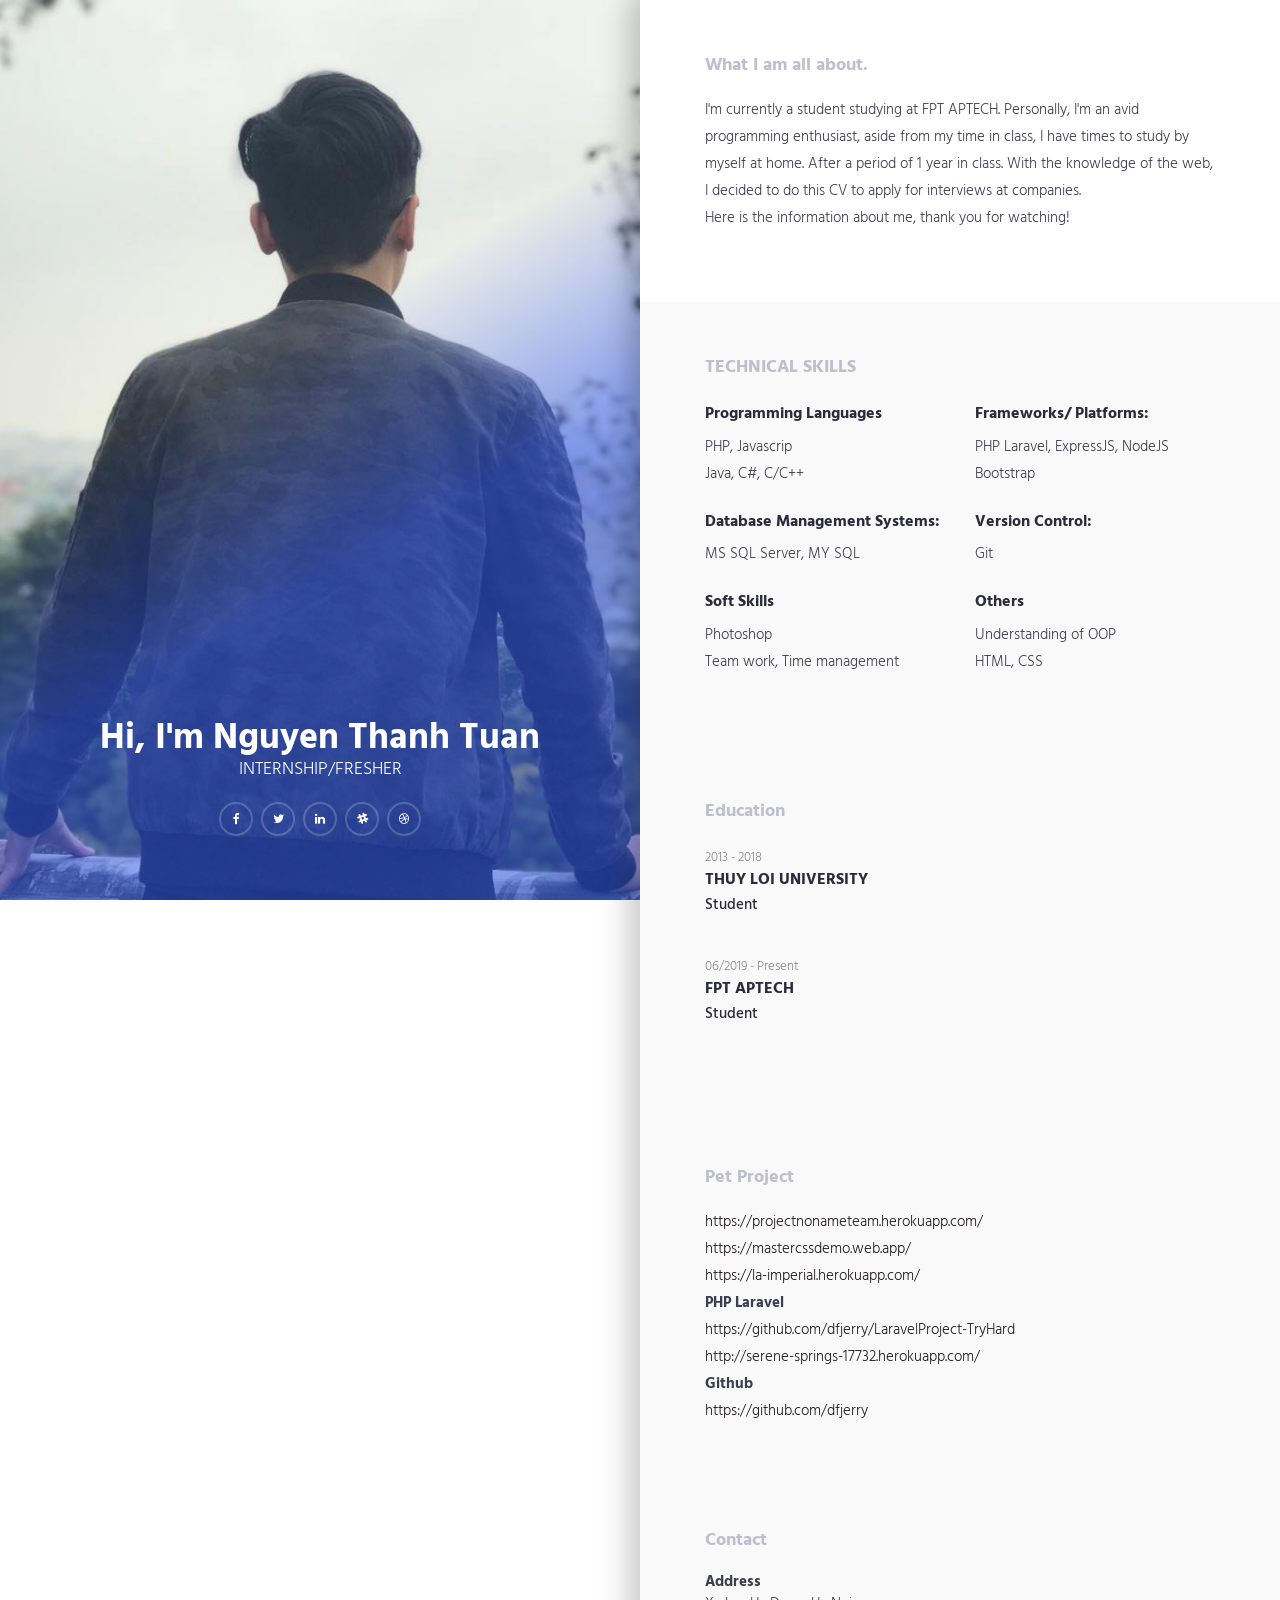
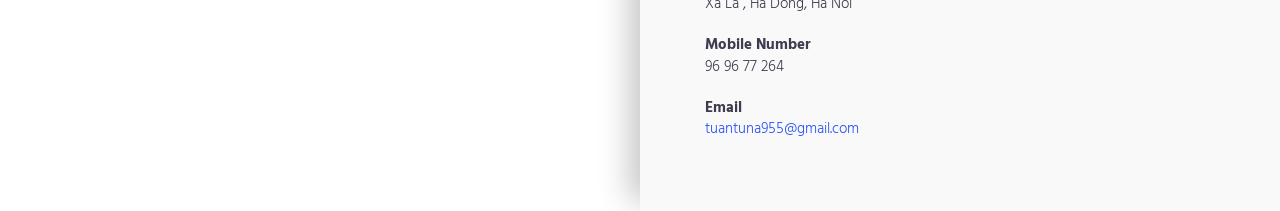
<file: index.html>
<!DOCTYPE html>
<html>
<head>
    <meta charset="utf-8">
    <meta http-equiv="X-UA-Compatible" content="IE=edge">
    <meta name="viewport" content="width=device-width, initial-scale=1">
    <!-- The above 3 meta tags *must* come first in the head; any other head content must come *after* these tags -->
    <title>Online CV - Professional HTML CSS Resume Website Template</title>

    <!-- favicon -->
    <link href="favicon.png" rel=icon>

    <!-- web-fonts -->
    <link href="https://fonts.googleapis.com/css?family=Hind:300,400,500,600,700" rel="stylesheet">

    <!-- font-awesome -->
    <link href="css/font-awesome.min.css" rel="stylesheet">

    <!-- Bootstrap -->
    <link href="css/bootstrap.min.css" rel="stylesheet">

    <!-- Style CSS -->
    <link href="css/style.css" rel="stylesheet">

    <!-- HTML5 shim and Respond.js for IE8 support of HTML5 elements and media queries -->
    <!-- WARNING: Respond.js doesn't work if you view the page via file:// -->
    <!--[if lt IE 9]>
    <script src="https://oss.maxcdn.com/html5shiv/3.7.2/html5shiv.min.js"></script>
    <script src="https://oss.maxcdn.com/respond/1.4.2/respond.min.js"></script>
    <![endif]-->
</head>
<body id="page-top" data-spy="scroll" data-target=".navbar">
<div id="main-wrapper">
<!-- Page Preloader -->
<div id="preloader">
    <div id="status">
        <div class="status-mes"></div>
    </div>
</div>

<div class="columns-block">
<div class="left-col-block blocks">
    <header class="header">
        <div class="content text-center">
            <h1>Hi, I'm Nguyen Thanh Tuan</h1>

            <p class="lead">INTERNSHIP/FRESHER</p>
            <ul class="social-icon">
                <li><a href="#"><i class="fa fa-facebook" aria-hidden="true"></i></a></li>
                <li><a href="#"><i class="fa fa-twitter" aria-hidden="true"></i></a></li>
                <li><a href="#"><i class="fa fa-linkedin" aria-hidden="true"></i></a></li>
                <li><a href="#"><i class="fa fa-slack" aria-hidden="true"></i></a></li>
                <li><a href="#"><i class="fa fa-dribbble" aria-hidden="true"></i></a></li>
            </ul>
        </div>
        <div class="profile-img"></div>
    </header>
    <!-- .header-->
</div>


<div class="right-col-block blocks">
<section class="intro section-wrapper">
    <div class="container-fluid">
        <div class="row">
            <div class="col-md-12">
                <div class="section-title">
                    <h2>What I am all about.</h2>
                </div>
            </div>
            <div class="col-md-12">
                <p>
                    I'm currently a student studying at FPT APTECH. Personally,
                    I'm an avid programming enthusiast, aside from my time in class,
                    I have times to study by myself at home. After a period of 1 year in class. With the knowledge of the web,
                    I decided to do this CV to apply for interviews at companies. <br/>
                    Here is the information about me, thank you for watching!
                </p>

            </div>
        </div>
    </div>
</section>


<section class="expertise-wrapper section-wrapper gray-bg">
    <div class="container-fluid">
        <div class="row">
            <div class="col-md-12">
                <div class="section-title">
                    <h2>TECHNICAL SKILLS</h2>
                </div>
            </div>
        </div>
        <!-- .row -->

        <div class="row">
            <div class="col-md-6">
                <div class="expertise-item">
                    <h3>Programming Languages</h3>

                    <ul>
                        <li>PHP, Javascrip</li>
                        <li>Java, C#, C/C++</li>
                    </ul>
                </div>
            </div>
            <div class="col-md-6">
                <div class="expertise-item">
                    <h3>Frameworks/ Platforms:</h3>

                    <ul>
                        <li>PHP Laravel, ExpressJS, NodeJS</li>
                        <li>Bootstrap</li>
                    </ul>
                </div>
            </div>

        </div>
        <!-- .row -->
        <div class="row">
            <div class="col-md-6">
                <div class="expertise-item">
                    <h3>Database Management
                        Systems:</h3>

                    <ul>
                        <li>MS SQL Server, MY SQL</li>
                    </ul>
                </div>
            </div>

            <div class="col-md-6">
                <div class="expertise-item">
                    <h3>Version Control:</h3>

                    <ul>Git</ul>
                </div>
            </div>
            <div class="col-md-6">
                <div class="expertise-item">
                    <h3>Soft Skills</h3>

                    <ul>
                        <li>Photoshop</li>
                        <li>Team work, Time management</li>
                    </ul>
                </div>
            </div>
            <div class="col-md-6">
                <div class="expertise-item">
                    <h3>Others</h3>

                    <ul>
                        <li>Understanding of OOP</li>
                        <li>HTML, CSS</li>
                    </ul>
                </div>
            </div>

        </div>
        <!-- .row -->
    </div>
    <!--.container-fluid-->
</section>
<!-- .expertise-wrapper -->

<!-- .skills-wrapper -->

<section class="section-wrapper section-experience gray-bg">
    <div class="container-fluid">
        <div class="row">
            <div class="col-md-12">
                <div class="section-title"><h2>Education</h2></div>
            </div>
        </div>
        <!--.row-->
        <div class="row">
            <div class="col-md-12">
                <div class="content-item">
                    <small>2013 - 2018</small>
                    <h3>Thuy Loi University</h3>
                    <h4>Student</h4>
                </div>
                <!-- .experience-item -->
                <div class="content-item">
                    <small>06/2019 - Present</small>
                    <h3>FPT APTECH</h3>
                    <h4>Student</h4>
                </div>
            </div>
        </div>
        <!--.row-->
    </div>
    <!-- .container-fluid -->

</section>

<section class="section-contact section-wrapper gray-bg">
    <div class="container-fluid">
        <div class="row">
            <div class="col-md-12">
                <div class="section-title">
                    <h2>Pet Project</h2>
                </div>
            </div>
        </div>
        <!--.row-->
        <div class="row">
            <div class="col-md-12">
                <ul>
                    <li><a style="color: #221d1d" href="https://projectnonameteam.herokuapp.com/" target="_blank">https://projectnonameteam.herokuapp.com/</a></li>
                    <li><a style="color: #221d1d" href="https://mastercssdemo.web.app/" target="_blank">https://mastercssdemo.web.app/</a></li>
                    <li><a style="color: #221d1d" href="https://la-imperial.herokuapp.com/" target="_blank">https://la-imperial.herokuapp.com/</a></li>
                    <ul>
                        <b>PHP Laravel</b>
                        <li><a style="color: #221d1d" href="https://github.com/dfjerry/LaravelProject-TryHard" target="_blank">https://github.com/dfjerry/LaravelProject-TryHard</a></li>
                        <li><a style="color: #221d1d" href="http://serene-springs-17732.herokuapp.com/" target="_blank">http://serene-springs-17732.herokuapp.com/</a></li>
                    </ul>

                </ul>
                <ul><b>Github</b>
                    <li><a style="color: #221d1d" href="https://github.com/dfjerry" target="_blank">https://github.com/dfjerry</a></li>
                </ul>
            </div>
        </div>
    </div>
    <!--.container-fluid-->
</section>

    <section class="section-contact section-wrapper gray-bg">
        <div class="container-fluid">
            <div class="row">
                <div class="col-md-12">
                    <div class="section-title">
                        <h2>Contact</h2>
                    </div>
                </div>
            </div>
            <!--.row-->
            <div class="row">
                <div class="col-md-12">
                    <address>
                        <strong>Address</strong><br>
                        Xa La , Ha Dong, Ha Noi<br>
                    </address>
                    <address>
                        <strong>Mobile Number</strong><br>
                        96 96 77 264
                    </address>
                    <address>
                        <strong>Email</strong><br>
                        <a href="mailto:#">tuantuna955@gmail.com</a>
                    </address>
                </div>
            </div>
        </div>
        <!--.container-fluid-->
    </section>

</div>
<!-- .right-col-block -->
</div>
<!-- .columns-block -->
</div>
<!-- #main-wrapper -->

<!-- jquery -->
<script src="js/jquery-2.1.4.min.js"></script>

<!-- Bootstrap -->
<script src="js/bootstrap.min.js"></script>
<script src="js/scripts.js"></script>
</body>
</html>
</file>
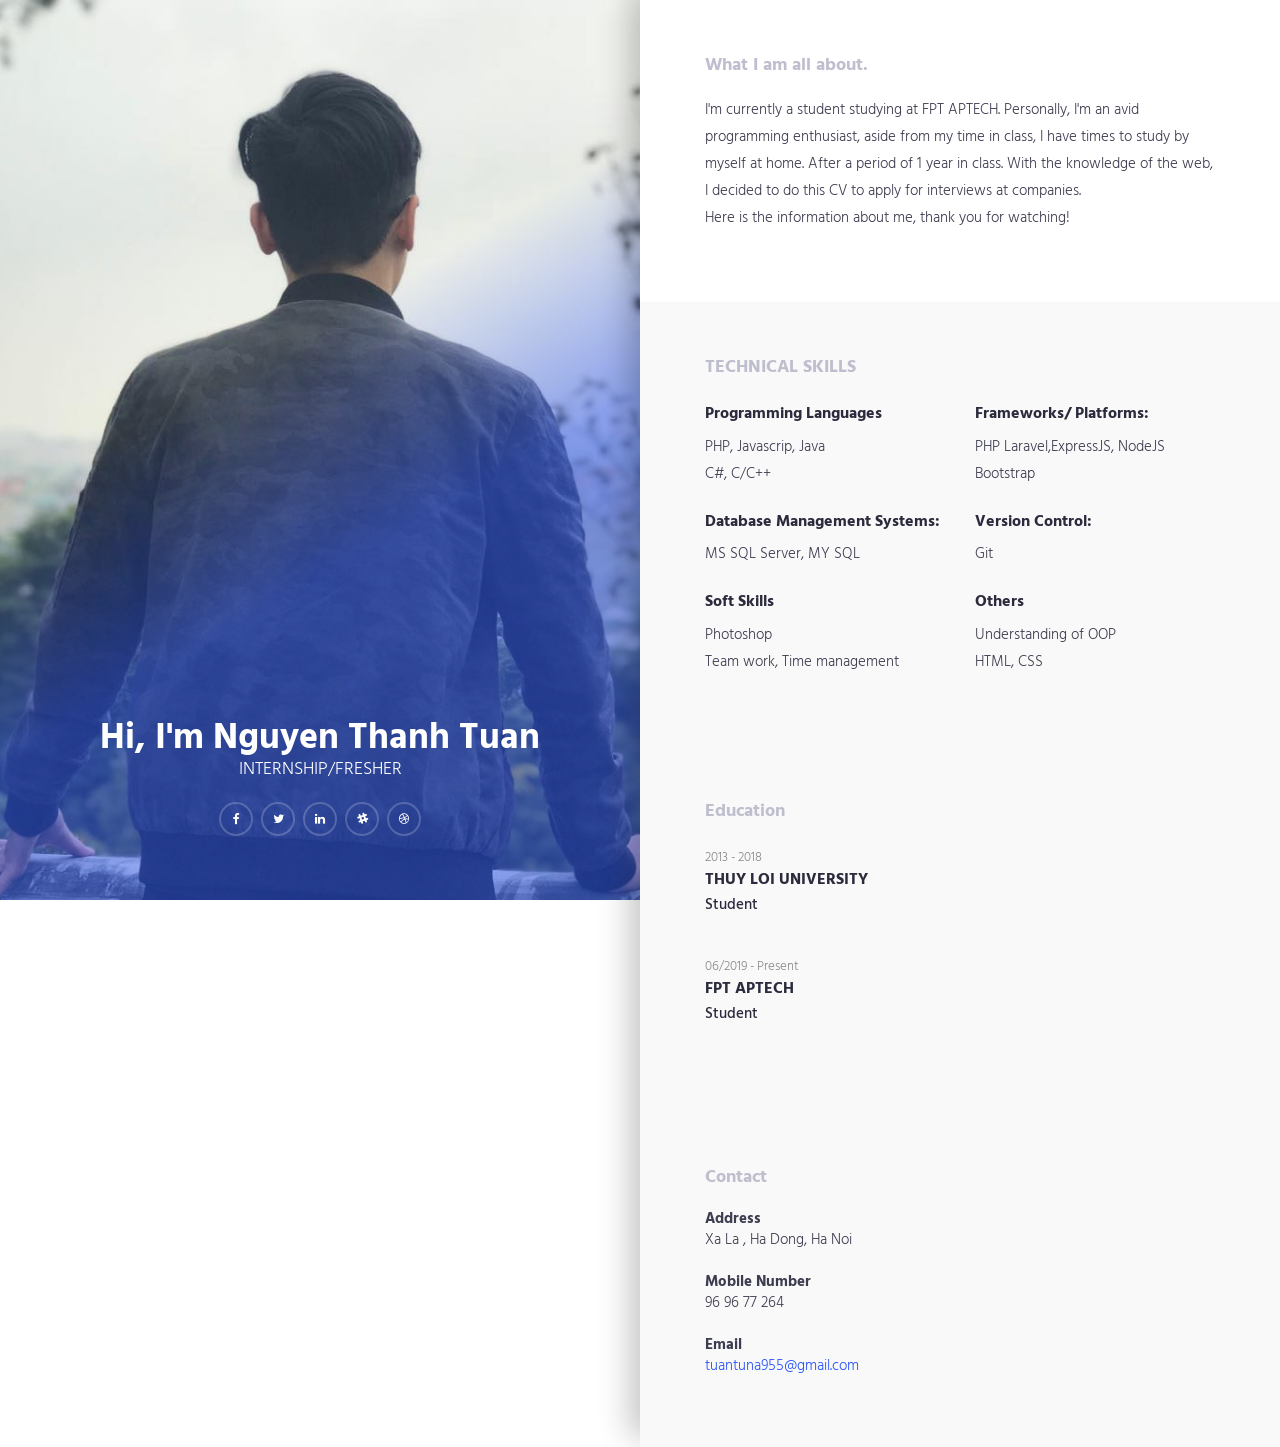
<file: HTML/onlinecv/index.html>
<!DOCTYPE html>
<html>
<head>
    <meta charset="utf-8">
    <meta http-equiv="X-UA-Compatible" content="IE=edge">
    <meta name="viewport" content="width=device-width, initial-scale=1">
    <!-- The above 3 meta tags *must* come first in the head; any other head content must come *after* these tags -->
    <title>Online CV - Professional HTML CSS Resume Website Template</title>

    <!-- favicon -->
    <link href="favicon.png" rel=icon>

    <!-- web-fonts -->
    <link href="https://fonts.googleapis.com/css?family=Hind:300,400,500,600,700" rel="stylesheet">

    <!-- font-awesome -->
    <link href="css/font-awesome.min.css" rel="stylesheet">

    <!-- Bootstrap -->
    <link href="css/bootstrap.min.css" rel="stylesheet">

    <!-- Style CSS -->
    <link href="css/style.css" rel="stylesheet">

    <!-- HTML5 shim and Respond.js for IE8 support of HTML5 elements and media queries -->
    <!-- WARNING: Respond.js doesn't work if you view the page via file:// -->
    <!--[if lt IE 9]>
    <script src="https://oss.maxcdn.com/html5shiv/3.7.2/html5shiv.min.js"></script>
    <script src="https://oss.maxcdn.com/respond/1.4.2/respond.min.js"></script>
    <![endif]-->
</head>
<body id="page-top" data-spy="scroll" data-target=".navbar">
<div id="main-wrapper">
<!-- Page Preloader -->
<div id="preloader">
    <div id="status">
        <div class="status-mes"></div>
    </div>
</div>

<div class="columns-block">
<div class="left-col-block blocks">
    <header class="header">
        <div class="content text-center">
            <h1>Hi, I'm Nguyen Thanh Tuan</h1>

            <p class="lead">INTERNSHIP/FRESHER</p>
            <ul class="social-icon">
                <li><a href="#"><i class="fa fa-facebook" aria-hidden="true"></i></a></li>
                <li><a href="#"><i class="fa fa-twitter" aria-hidden="true"></i></a></li>
                <li><a href="#"><i class="fa fa-linkedin" aria-hidden="true"></i></a></li>
                <li><a href="#"><i class="fa fa-slack" aria-hidden="true"></i></a></li>
                <li><a href="#"><i class="fa fa-dribbble" aria-hidden="true"></i></a></li>
            </ul>
        </div>
        <div class="profile-img"></div>
    </header>
    <!-- .header-->
</div>


<div class="right-col-block blocks">
<section class="intro section-wrapper">
    <div class="container-fluid">
        <div class="row">
            <div class="col-md-12">
                <div class="section-title">
                    <h2>What I am all about.</h2>
                </div>
            </div>
            <div class="col-md-12">
                <p>
                    I'm currently a student studying at FPT APTECH. Personally,
                    I'm an avid programming enthusiast, aside from my time in class,
                    I have times to study by myself at home. After a period of 1 year in class. With the knowledge of the web,
                    I decided to do this CV to apply for interviews at companies. <br/>
                    Here is the information about me, thank you for watching!
                </p>

            </div>
        </div>
    </div>
</section>


<section class="expertise-wrapper section-wrapper gray-bg">
    <div class="container-fluid">
        <div class="row">
            <div class="col-md-12">
                <div class="section-title">
                    <h2>TECHNICAL SKILLS</h2>
                </div>
            </div>
        </div>
        <!-- .row -->

        <div class="row">
            <div class="col-md-6">
                <div class="expertise-item">
                    <h3>Programming Languages</h3>

                    <ul>
                        <li>PHP, Javascrip, Java</li>
                        <li>C#, C/C++</li>
                    </ul>
                </div>
            </div>
            <div class="col-md-6">
                <div class="expertise-item">
                    <h3>Frameworks/ Platforms:</h3>

                    <ul>
                        <li>PHP Laravel,ExpressJS, NodeJS</li>
                        <li>Bootstrap</li>
                    </ul>
                </div>
            </div>

        </div>
        <!-- .row -->
        <div class="row">
            <div class="col-md-6">
                <div class="expertise-item">
                    <h3>Database Management
                        Systems:</h3>

                    <ul>
                        <li>MS SQL Server, MY SQL</li>
                    </ul>
                </div>
            </div>

            <div class="col-md-6">
                <div class="expertise-item">
                    <h3>Version Control:</h3>

                    <ul>Git</ul>
                </div>
            </div>
            <div class="col-md-6">
                <div class="expertise-item">
                    <h3>Soft Skills</h3>

                    <ul>
                        <li>Photoshop</li>
                        <li>Team work, Time management</li>
                    </ul>
                </div>
            </div>
            <div class="col-md-6">
                <div class="expertise-item">
                    <h3>Others</h3>

                    <ul>
                        <li>Understanding of OOP</li>
                        <li>HTML, CSS</li>
                    </ul>
                </div>
            </div>

        </div>
        <!-- .row -->
    </div>
    <!--.container-fluid-->
</section>
<!-- .expertise-wrapper -->

<!-- .skills-wrapper -->

<section class="section-wrapper section-experience gray-bg">
    <div class="container-fluid">
        <div class="row">
            <div class="col-md-12">
                <div class="section-title"><h2>Education</h2></div>
            </div>
        </div>
        <!--.row-->
        <div class="row">
            <div class="col-md-12">
                <div class="content-item">
                    <small>2013 - 2018</small>
                    <h3>Thuy Loi University</h3>
                    <h4>Student</h4>
                </div>
                <!-- .experience-item -->
                <div class="content-item">
                    <small>06/2019 - Present</small>
                    <h3>FPT APTECH</h3>
                    <h4>Student</h4>
                </div>
            </div>
        </div>
        <!--.row-->
    </div>
    <!-- .container-fluid -->

</section>
<section class="section-contact section-wrapper gray-bg">
    <div class="container-fluid">
        <div class="row">
            <div class="col-md-12">
                <div class="section-title">
                    <h2>Contact</h2>
                </div>
            </div>
        </div>
        <!--.row-->
        <div class="row">
            <div class="col-md-12">
                <address>
                    <strong>Address</strong><br>
                    Xa La , Ha Dong, Ha Noi<br>
                </address>
                <address>
                    <strong>Mobile Number</strong><br>
                    96 96 77 264
                </address>
                <address>
                    <strong>Email</strong><br>
                    <a href="mailto:#">tuantuna955@gmail.com</a>
                </address>
            </div>
        </div>
    </div>
    <!--.container-fluid-->
</section>
<!--.section-contact-->


</div>
<!-- .right-col-block -->
</div>
<!-- .columns-block -->
</div>
<!-- #main-wrapper -->

<!-- jquery -->
<script src="js/jquery-2.1.4.min.js"></script>

<!-- Bootstrap -->
<script src="js/bootstrap.min.js"></script>
<script src="js/scripts.js"></script>
</body>
</html>
</file>
<file: css/style.css>
/*
Template Name: Online CV
Description: HTML5 / CSS3 One Page
Version: 1.0
Author: themehippo.com
*/

/*------------------------------------------------------------------
# [Color codes]

# Body  (text): #3a4750
# Heading Color #444444
# Theme Color (link color) #82b541
# Mid grey (sub header) #f4f4f4
# Background Color #ffffff
# -------------------------------------------------------------------*/

body {
    font-family : 'Hind', sans-serif;
    font-size   : 15px;
    line-height : 1.8em;
    color       : #3d3d50;
    font-weight : 300;
    background  : #ffffff;
    }

/* --------------------------------------
 * Global Typography
 *------------------------------------------*/

h1, h2, h3, h4, h5, h6 {
    margin : 0 0 15px;
    color  : #2b2b3d;
    }

h1 {
    font-size   : 26px;
    line-height : 1.8em;
    font-weight : 700;
    }

h2 {
    font-size   : 18px;
    line-height : 1.8em;
    font-weight : 700;
    }

h3 {
    font-size   : 16px;
    line-height : 1.8em;
    font-weight : 500;
    }

h4 {
    font-size   : 15px;
    line-height : 1.8em;
    font-weight : 500;
    }

h5 {
    font-size   : 15px;
    line-height : 1.5em;
    font-weight : 500;
    }

h6 {
    font-size   : 15px;
    line-height : 1.5em;
    }

/* --------------------------------------
 * LINK STYLE
 *------------------------------------------*/
a {
    color              : #2a54f5;
    text-decoration    : none;
    -webkit-transition : all 0.3s ease 0s;
    -moz-transition    : all 0.3s ease 0s;
    -o-transition      : all 0.3s ease 0s;
    transition         : all 0.3s ease 0s;
    }

a,
a:active,
a:focus,
a:active {
    text-decoration : none;
    outline         : none
    }

a:hover,
a:focus {
    text-decoration : none;
    color           : #2a54f5;
    }

p {
    margin-bottom : 20px;
    }

ul {
    margin     : 0;
    padding    : 0;
    list-style : none;
    }

/*------------------
 * Button Style
 *------------------*/
.btn {
    padding        : 14px 30px 11px;
    margin-bottom  : 0;
    font-size      : 14px;
    font-weight    : 500;
    border-radius  : 0;
    border         : 0;
    text-transform : uppercase;
    }

.btn-lg {
    font-weight : 700;
    font-size   : 24px;
    padding     : 15px 30px;
    }

/*btn-primary*/
.btn-primary {
    background-color : #2a54f5;
    }

.btn-primary:hover,
.btn-primary:focus,
.btn-primary:active:focus {
    background : #1e3eb5;
    }

/*btn-default*/
.btn-default {
    color            : #2a54f5;
    background-color : transparent;
    border           : 2px solid #2a54f5;
    }

.btn-default:hover,
.btn-default:focus,
.btn-default:active:focus {
    background   : #2a54f5;
    color        : #ffffff;
    border-color : #2a54f5;
    }

button:focus,
.btn:focus,
.btn:active:focus {
    outline : none;
    }

/* --------------------
 * Column Block
 * -------------------*/

.columns-block {
    flex-wrap         : wrap;
    display           : -webkit-box;
    display           : -moz-box;
    display           : -ms-flexbox;
    display           : -webkit-flex;
    display           : flex;
    -webkit-flex-flow : row wrap;
    justify-content   : space-around;
    }

.blocks {
    box-sizing : border-box;
    }

.left-col-block {
    width      : 50%;
    text-align : center;
    overflow   : hidden;
    position   : fixed;
    left       : 0;
    }

.right-col-block {
    width      : 50%;
    position   : absolute;
    right      : 0;
    box-shadow : -10px -10px 30px rgba(0, 0, 0, 0.23);
    }

@media (max-width : 600px) {
    .left-col-block {
        width    : 100%;
        position : relative;
        }

    .right-col-block {
        width      : 100%;
        position   : relative;
        box-shadow : none;
        }
    }

/* --------------------
 * Section Background
 * -------------------*/

.gray-bg {
    background-color : #f9f9f9;
    }

/* --------------------
 *  main Wrapper
 * -------------------*/
#main-wrapper {
    background : #ffffff;
    overflow   : hidden;
    }

/*-------------------
 * Section Wrapper
 *-------------------*/
.section-wrapper {
    padding : 50px;
    }

@media (max-width : 480px) {
    .section-wrapper {
        padding : 30px 20px;
        }
    }

/*---------------------------
* Section Title
*---------------------------*/
.section-title {
    margin-bottom : 15px;
    }

.section-title h2 {
    margin-bottom : 5px;
    color         : #bebece;
    }

/*-----------------------------
 * NAVIGATION & HEADER STYLE
 *-------------------------------*/

.header {
    padding        : 0;
    margin         : 0;
    height         : 100vh;
    vertical-align : middle;
    position       : relative;
    }

.header .profile-img {
    position            : absolute;
    top                 : 0;
    left                : 0;
    z-index             : -1;
    width               : 100%;
    height              : 100%;
    background-image    : url(../img/27972179_1596847533762668_2090416047682532671_n.jpg);
    background-size     : cover;
    background-position : center top;
    }

.header .profile-img:before {
    content    : "";
    position   : absolute;
    left       : 0;
    top        : 0;
    right      : 0;
    bottom     : 0;
    background : linear-gradient(
            -30deg,
            rgba(42, 84, 245, 0.5) 0%,
            rgba(42, 84, 245, 0.5) 40%,
            transparent 60%,
            transparent 100%
    );

    }

.header .content {
    position : absolute;
    bottom   : 0;
    left     : 0;
    right    : 0;
    width    : 100%;
    margin   : 0 auto;
    padding  : 10%;
    }

.header .content h1 {
    font-size   : 36px;
    color       : #ffffff;
    line-height : 1;
    margin      : 0;
    }

.header .content p {
    font-size : 18px;
    color     : #ffffff;
    }

.header .btn {
    margin-top : 40px;
    }

.header .content .social-icon {
    margin  : 0;
    padding : 0;
    display : block;
    }

.header .content .social-icon li {
    display : inline-block;
    margin  : 0 2px;
    }

.header .content .social-icon li a {
    display       : block;
    font-size     : 12px;
    color         : #ffffff;
    width         : 34px;
    height        : 34px;
    line-height   : 33px;
    text-align    : center;
    border-radius : 100%;
    border        : 2px solid rgba(255, 255, 255, .2);
    }

.header .content .social-icon li a:hover {
    border-color : #ffffff;
    }

@media (max-width : 600px) {
    .header .profile-img {
        z-index : 1;
        }

    .header .content {
        z-index : 2;
        }
    }

/*-------------------
 * Intro
 *-------------------*/

.intro {
    }

/*-------------------
 * Expertise
 *-------------------*/
.expertise-item {
    margin-bottom : 20px;
    }

.expertise-item h3 {
    margin-bottom : 5px;
    font-weight   : 700;
    }

/*-------------------
 * Skills Progressbar
 *-------------------*/

.progress-item {
    position : relative;
    }

.progress-item .progress-title {
    font-size     : 15px;
    font-weight   : 400;
    display       : inline-block;
    margin-bottom : 5px;
    }

.progress-item .progress {
    height        : 4px;
    box-shadow    : none;
    border-radius : 5px;
    }

.progress-item .progress-bar {
    background-color : #2a54f5;
    box-shadow       : none;
    text-align       : right;
    }

.progress-item .progress-percent {
    font-size        : 10px;
    background-color : #313131;
    position         : absolute;
    top              : 5px;
    padding          : 0 8px;
    border-radius    : 3px;
    }

.progress-item .progress-percent::before {
    content      : "";
    position     : absolute;
    left         : 0;
    bottom       : -4px;
    border-top   : 6px solid #313131;
    border-right : 8px solid transparent;
    }

/*-------------------
 * Portfolio
 *-------------------*/

.portfolio-item {
    position      : relative;
    display       : block;
    margin-bottom : 30px;
    }

.portfolio-item .portfolio-thumb img {
    height    : auto;
    display   : block;
    max-width : 100%;
    }

.portfolio-item .portfolio-info {
    position   : absolute;
    bottom     : 0;
    padding    : 30px 15px 5px;
    width      : 100%;
    background : -webkit-linear-gradient(
            top,
            transparent 0%,
            rgba(0, 0, 0, 0.5) 100%
    );
    }

.portfolio-item .portfolio-info h3 {
    margin      : 0;
    line-height : 1;
    color       : #ffffff;
    }

.portfolio-item .portfolio-info small {
    color : #ffffff;
    }

.portfolio-item:hover .portfolio-info {
    background : -webkit-linear-gradient(
            top,
            transparent 0%,
            rgba(42, 84, 245, 0.5) 100%
    );
    }

/*-------------------
 * Content Item
 *-------------------*/

.content-item {
    margin-bottom : 40px;
    }

.content-item h3 {
    margin         : 0 0 10px;
    line-height    : 1;
    font-weight    : bold;
    text-transform : uppercase;
    }

.content-item h4 {
    margin      : 0;
    line-height : 1;
    }

.content-item small {
    color : #888888;
    }

/*-------------------
 * Contact
 *-------------------*/

.feedback-form {
    margin-top : 50px;
    }

/*-------------------
 * Form Style
 *-------------------*/
.form-control {
    height        : 50px;
    padding       : 0 20px;
    font-size     : 13px;
    line-height   : 50px;
    color         : #969595;
    border        : 1px solid #cccccc;
    border-radius : 0;
    box-shadow    : none;
    box-sizing    : border-box;
    }

.form-control:focus,
.form-control:active {
    box-shadow : none;
    }

/* --------------------------------------------
 *   Footer
 *---------------------------------------------- */

/* Copyright */

.footer {
    padding : 30px 50px;
    }

.footer .copyright-section {
    font-size : 13px;
    color     : #888888;

    }

.footer .copyright-section .copytext {
    font-weight : 400;
    display     : block;
    }

@media (max-width : 480px) {
    .footer {
        padding : 10px 20px;
        }
    }

/* ====================
 * Preloader
 * ====================*/
#preloader {
    background : #2a54f5;
    bottom     : 0;
    left       : 0;
    position   : fixed;
    right      : 0;
    top        : 0;
    z-index    : 9999;
    }

#status,
.status-mes {
    background-image    : url(../img/puff.svg);
    background-position : center;
    background-repeat   : no-repeat;
    height              : 200px;
    left                : 50%;
    margin              : -100px 0 0 -100px;
    position            : absolute;
    top                 : 50%;
    width               : 200px;
    }

.status-mes {
    background : none;
    left       : 0;
    margin     : 0;
    text-align : center;
    top        : 65%;
    }
</file>
<file: HTML/onlinecv/css/style.css>
/*
Template Name: Online CV
Description: HTML5 / CSS3 One Page
Version: 1.0
Author: themehippo.com
*/

/*------------------------------------------------------------------
# [Color codes]

# Body  (text): #3a4750
# Heading Color #444444
# Theme Color (link color) #82b541
# Mid grey (sub header) #f4f4f4
# Background Color #ffffff
# -------------------------------------------------------------------*/

body {
    font-family : 'Hind', sans-serif;
    font-size   : 15px;
    line-height : 1.8em;
    color       : #3d3d50;
    font-weight : 300;
    background  : #ffffff;
    }

/* --------------------------------------
 * Global Typography
 *------------------------------------------*/

h1, h2, h3, h4, h5, h6 {
    margin : 0 0 15px;
    color  : #2b2b3d;
    }

h1 {
    font-size   : 26px;
    line-height : 1.8em;
    font-weight : 700;
    }

h2 {
    font-size   : 18px;
    line-height : 1.8em;
    font-weight : 700;
    }

h3 {
    font-size   : 16px;
    line-height : 1.8em;
    font-weight : 500;
    }

h4 {
    font-size   : 15px;
    line-height : 1.8em;
    font-weight : 500;
    }

h5 {
    font-size   : 15px;
    line-height : 1.5em;
    font-weight : 500;
    }

h6 {
    font-size   : 15px;
    line-height : 1.5em;
    }

/* --------------------------------------
 * LINK STYLE
 *------------------------------------------*/
a {
    color              : #2a54f5;
    text-decoration    : none;
    -webkit-transition : all 0.3s ease 0s;
    -moz-transition    : all 0.3s ease 0s;
    -o-transition      : all 0.3s ease 0s;
    transition         : all 0.3s ease 0s;
    }

a,
a:active,
a:focus,
a:active {
    text-decoration : none;
    outline         : none
    }

a:hover,
a:focus {
    text-decoration : none;
    color           : #2a54f5;
    }

p {
    margin-bottom : 20px;
    }

ul {
    margin     : 0;
    padding    : 0;
    list-style : none;
    }

/*------------------
 * Button Style
 *------------------*/
.btn {
    padding        : 14px 30px 11px;
    margin-bottom  : 0;
    font-size      : 14px;
    font-weight    : 500;
    border-radius  : 0;
    border         : 0;
    text-transform : uppercase;
    }

.btn-lg {
    font-weight : 700;
    font-size   : 24px;
    padding     : 15px 30px;
    }

/*btn-primary*/
.btn-primary {
    background-color : #2a54f5;
    }

.btn-primary:hover,
.btn-primary:focus,
.btn-primary:active:focus {
    background : #1e3eb5;
    }

/*btn-default*/
.btn-default {
    color            : #2a54f5;
    background-color : transparent;
    border           : 2px solid #2a54f5;
    }

.btn-default:hover,
.btn-default:focus,
.btn-default:active:focus {
    background   : #2a54f5;
    color        : #ffffff;
    border-color : #2a54f5;
    }

button:focus,
.btn:focus,
.btn:active:focus {
    outline : none;
    }

/* --------------------
 * Column Block
 * -------------------*/

.columns-block {
    flex-wrap         : wrap;
    display           : -webkit-box;
    display           : -moz-box;
    display           : -ms-flexbox;
    display           : -webkit-flex;
    display           : flex;
    -webkit-flex-flow : row wrap;
    justify-content   : space-around;
    }

.blocks {
    box-sizing : border-box;
    }

.left-col-block {
    width      : 50%;
    text-align : center;
    overflow   : hidden;
    position   : fixed;
    left       : 0;
    }

.right-col-block {
    width      : 50%;
    position   : absolute;
    right      : 0;
    box-shadow : -10px -10px 30px rgba(0, 0, 0, 0.23);
    }

@media (max-width : 600px) {
    .left-col-block {
        width    : 100%;
        position : relative;
        }

    .right-col-block {
        width      : 100%;
        position   : relative;
        box-shadow : none;
        }
    }

/* --------------------
 * Section Background
 * -------------------*/

.gray-bg {
    background-color : #f9f9f9;
    }

/* --------------------
 *  main Wrapper
 * -------------------*/
#main-wrapper {
    background : #ffffff;
    overflow   : hidden;
    }

/*-------------------
 * Section Wrapper
 *-------------------*/
.section-wrapper {
    padding : 50px;
    }

@media (max-width : 480px) {
    .section-wrapper {
        padding : 30px 20px;
        }
    }

/*---------------------------
* Section Title
*---------------------------*/
.section-title {
    margin-bottom : 15px;
    }

.section-title h2 {
    margin-bottom : 5px;
    color         : #bebece;
    }

/*-----------------------------
 * NAVIGATION & HEADER STYLE
 *-------------------------------*/

.header {
    padding        : 0;
    margin         : 0;
    height         : 100vh;
    vertical-align : middle;
    position       : relative;
    }

.header .profile-img {
    position            : absolute;
    top                 : 0;
    left                : 0;
    z-index             : -1;
    width               : 100%;
    height              : 100%;
    background-image    : url(../img/27972179_1596847533762668_2090416047682532671_n.jpg);
    background-size     : cover;
    background-position : center top;
    }

.header .profile-img:before {
    content    : "";
    position   : absolute;
    left       : 0;
    top        : 0;
    right      : 0;
    bottom     : 0;
    background : linear-gradient(
            -30deg,
            rgba(42, 84, 245, 0.5) 0%,
            rgba(42, 84, 245, 0.5) 40%,
            transparent 60%,
            transparent 100%
    );

    }

.header .content {
    position : absolute;
    bottom   : 0;
    left     : 0;
    right    : 0;
    width    : 100%;
    margin   : 0 auto;
    padding  : 10%;
    }

.header .content h1 {
    font-size   : 36px;
    color       : #ffffff;
    line-height : 1;
    margin      : 0;
    }

.header .content p {
    font-size : 18px;
    color     : #ffffff;
    }

.header .btn {
    margin-top : 40px;
    }

.header .content .social-icon {
    margin  : 0;
    padding : 0;
    display : block;
    }

.header .content .social-icon li {
    display : inline-block;
    margin  : 0 2px;
    }

.header .content .social-icon li a {
    display       : block;
    font-size     : 12px;
    color         : #ffffff;
    width         : 34px;
    height        : 34px;
    line-height   : 33px;
    text-align    : center;
    border-radius : 100%;
    border        : 2px solid rgba(255, 255, 255, .2);
    }

.header .content .social-icon li a:hover {
    border-color : #ffffff;
    }

@media (max-width : 600px) {
    .header .profile-img {
        z-index : 1;
        }

    .header .content {
        z-index : 2;
        }
    }

/*-------------------
 * Intro
 *-------------------*/

.intro {
    }

/*-------------------
 * Expertise
 *-------------------*/
.expertise-item {
    margin-bottom : 20px;
    }

.expertise-item h3 {
    margin-bottom : 5px;
    font-weight   : 700;
    }

/*-------------------
 * Skills Progressbar
 *-------------------*/

.progress-item {
    position : relative;
    }

.progress-item .progress-title {
    font-size     : 15px;
    font-weight   : 400;
    display       : inline-block;
    margin-bottom : 5px;
    }

.progress-item .progress {
    height        : 4px;
    box-shadow    : none;
    border-radius : 5px;
    }

.progress-item .progress-bar {
    background-color : #2a54f5;
    box-shadow       : none;
    text-align       : right;
    }

.progress-item .progress-percent {
    font-size        : 10px;
    background-color : #313131;
    position         : absolute;
    top              : 5px;
    padding          : 0 8px;
    border-radius    : 3px;
    }

.progress-item .progress-percent::before {
    content      : "";
    position     : absolute;
    left         : 0;
    bottom       : -4px;
    border-top   : 6px solid #313131;
    border-right : 8px solid transparent;
    }

/*-------------------
 * Portfolio
 *-------------------*/

.portfolio-item {
    position      : relative;
    display       : block;
    margin-bottom : 30px;
    }

.portfolio-item .portfolio-thumb img {
    height    : auto;
    display   : block;
    max-width : 100%;
    }

.portfolio-item .portfolio-info {
    position   : absolute;
    bottom     : 0;
    padding    : 30px 15px 5px;
    width      : 100%;
    background : -webkit-linear-gradient(
            top,
            transparent 0%,
            rgba(0, 0, 0, 0.5) 100%
    );
    }

.portfolio-item .portfolio-info h3 {
    margin      : 0;
    line-height : 1;
    color       : #ffffff;
    }

.portfolio-item .portfolio-info small {
    color : #ffffff;
    }

.portfolio-item:hover .portfolio-info {
    background : -webkit-linear-gradient(
            top,
            transparent 0%,
            rgba(42, 84, 245, 0.5) 100%
    );
    }

/*-------------------
 * Content Item
 *-------------------*/

.content-item {
    margin-bottom : 40px;
    }

.content-item h3 {
    margin         : 0 0 10px;
    line-height    : 1;
    font-weight    : bold;
    text-transform : uppercase;
    }

.content-item h4 {
    margin      : 0;
    line-height : 1;
    }

.content-item small {
    color : #888888;
    }

/*-------------------
 * Contact
 *-------------------*/

.feedback-form {
    margin-top : 50px;
    }

/*-------------------
 * Form Style
 *-------------------*/
.form-control {
    height        : 50px;
    padding       : 0 20px;
    font-size     : 13px;
    line-height   : 50px;
    color         : #969595;
    border        : 1px solid #cccccc;
    border-radius : 0;
    box-shadow    : none;
    box-sizing    : border-box;
    }

.form-control:focus,
.form-control:active {
    box-shadow : none;
    }

/* --------------------------------------------
 *   Footer
 *---------------------------------------------- */

/* Copyright */

.footer {
    padding : 30px 50px;
    }

.footer .copyright-section {
    font-size : 13px;
    color     : #888888;

    }

.footer .copyright-section .copytext {
    font-weight : 400;
    display     : block;
    }

@media (max-width : 480px) {
    .footer {
        padding : 10px 20px;
        }
    }

/* ====================
 * Preloader
 * ====================*/
#preloader {
    background : #2a54f5;
    bottom     : 0;
    left       : 0;
    position   : fixed;
    right      : 0;
    top        : 0;
    z-index    : 9999;
    }

#status,
.status-mes {
    background-image    : url(../img/puff.svg);
    background-position : center;
    background-repeat   : no-repeat;
    height              : 200px;
    left                : 50%;
    margin              : -100px 0 0 -100px;
    position            : absolute;
    top                 : 50%;
    width               : 200px;
    }

.status-mes {
    background : none;
    left       : 0;
    margin     : 0;
    text-align : center;
    top        : 65%;
    }
</file>
